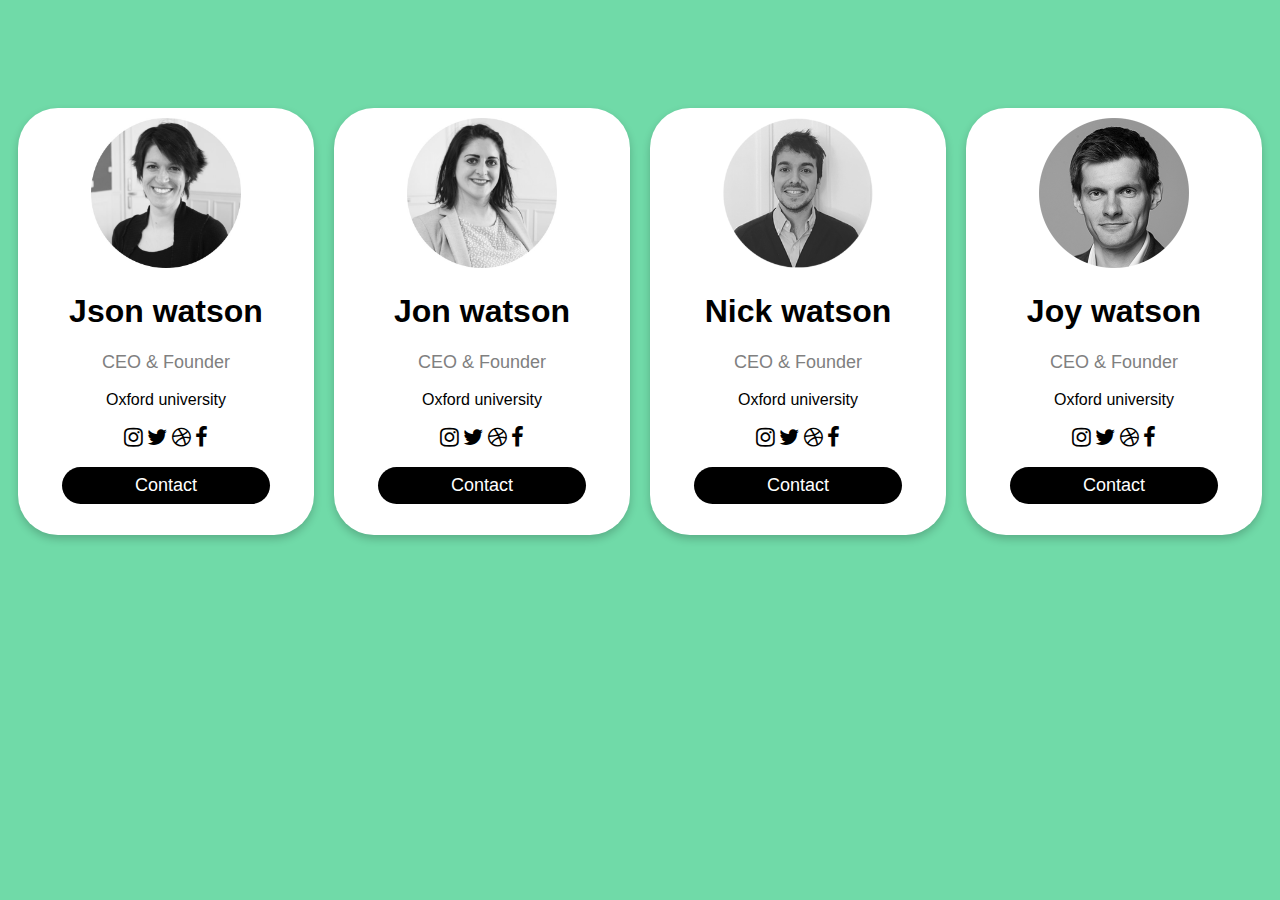
<file: AT5/index.html>
<!DOCTYPE html>
<html lang="pt-br">
<head>
    <meta charset="UTF-8">
    <meta http-equiv="X-UA-Compatible" content="IE=edge">
    <meta name="viewport" content="width=device-width, initial-scale=1.0">
    <title>Document</title>
    <link rel="stylesheet" href="style.css">
    <link rel="stylesheet" href="https://cdnjs.cloudflare.com/ajax/libs/font-awesome/4.7.0/css/font-awesome.min.css">
</head>
<body>
    <div class="row">
        <div class="column">
            <div class="card">
                <img src="images/1.jpg" style="width: 150px; height: auto; padding-top: 10px">
                <h1>Json watson</h1>
                <p class="title">CEO & Founder</p>
                <p>Oxford university</p>
                <a href="#"><i class="fa fa-instagram"></i></a>
                <a href="#"><i class="fa fa-twitter"></i></a>
                <a href="#"><i class="fa fa-dribbble"></i></a>
                <a href="#"><i class="fa fa-facebook"></i></a>
                <p><button>Contact</button></p>
            </div>
        </div>
        <div class="column">
            <div class="card">
                <img src="images/3.jpg" style="width: 150px; height: auto; padding-top: 10px">
                <h1>Jon watson</h1>
                <p class="title">CEO & Founder</p>
                <p>Oxford university</p>
                <a href="#"><i class="fa fa-instagram"></i></a>
                <a href="#"><i class="fa fa-twitter"></i></a>
                <a href="#"><i class="fa fa-dribbble"></i></a>
                <a href="#"><i class="fa fa-facebook"></i></a>
                <p><button>Contact</button></p>
            </div>
        </div>
        <div class="column">
            <div class="card">
                <img src="images/2.png" style="width: 150px; height: auto; padding-top: 10px">
                <h1>Nick watson</h1>
                <p class="title">CEO & Founder</p>
                <p>Oxford university</p>
                <a href="#"><i class="fa fa-instagram"></i></a>
                <a href="#"><i class="fa fa-twitter"></i></a>
                <a href="#"><i class="fa fa-dribbble"></i></a>
                <a href="#"><i class="fa fa-facebook"></i></a>
                <p><button>Contact</button></p>
            </div>
        </div>
        <div class="column">
            <div class="card">
                <img src="images/4.png" style="width: 150px; height: auto; padding-top: 10px">
                <h1>Joy watson</h1>
                <p class="title">CEO & Founder</p>
                <p>Oxford university</p>
                <a href="#"><i class="fa fa-instagram"></i></a>
                <a href="#"><i class="fa fa-twitter"></i></a>
                <a href="#"><i class="fa fa-dribbble"></i></a>
                <a href="#"><i class="fa fa-facebook"></i></a>
                <p><button>Contact</button></p>
            </div>
        </div>
    </div>
</body>
</html>
</file>
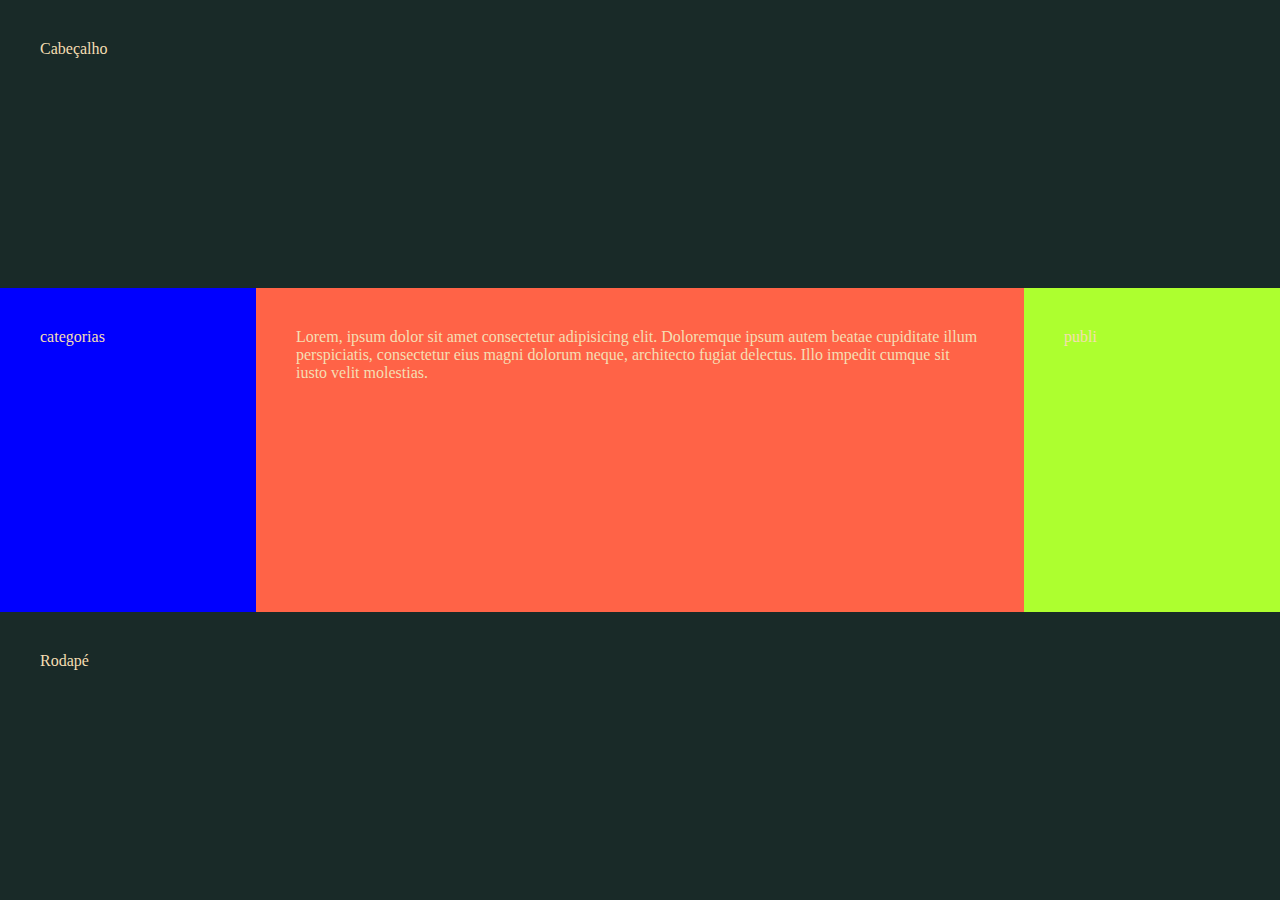
<file: layoutflex/attflexbox1/index.html>
<!DOCTYPE html>
<html lang="en">
<head>
    <meta charset="UTF-8">
    <meta name="viewport" content="width=device-width, initial-scale=1.0">
    <title>Layout</title>
    <link rel="stylesheet" href="style.css">
</head>
<body>
    <div class="wrapper">
        <header>Cabeçalho</header>
        <aside class="nav">categorias</aside>
        <article class="content">
          Lorem, ipsum dolor sit amet consectetur adipisicing elit. Doloremque  
          ipsum autem beatae cupiditate illum perspiciatis, consectetur eius magni 
          dolorum neque, architecto fugiat delectus. Illo impedit cumque sit iusto 
          velit molestias.
        </article>
        <aside class="banner">
          publi
        </aside>
        <footer>
            Rodapé
        </footer>
    </div>
</body>
</html>
</file>
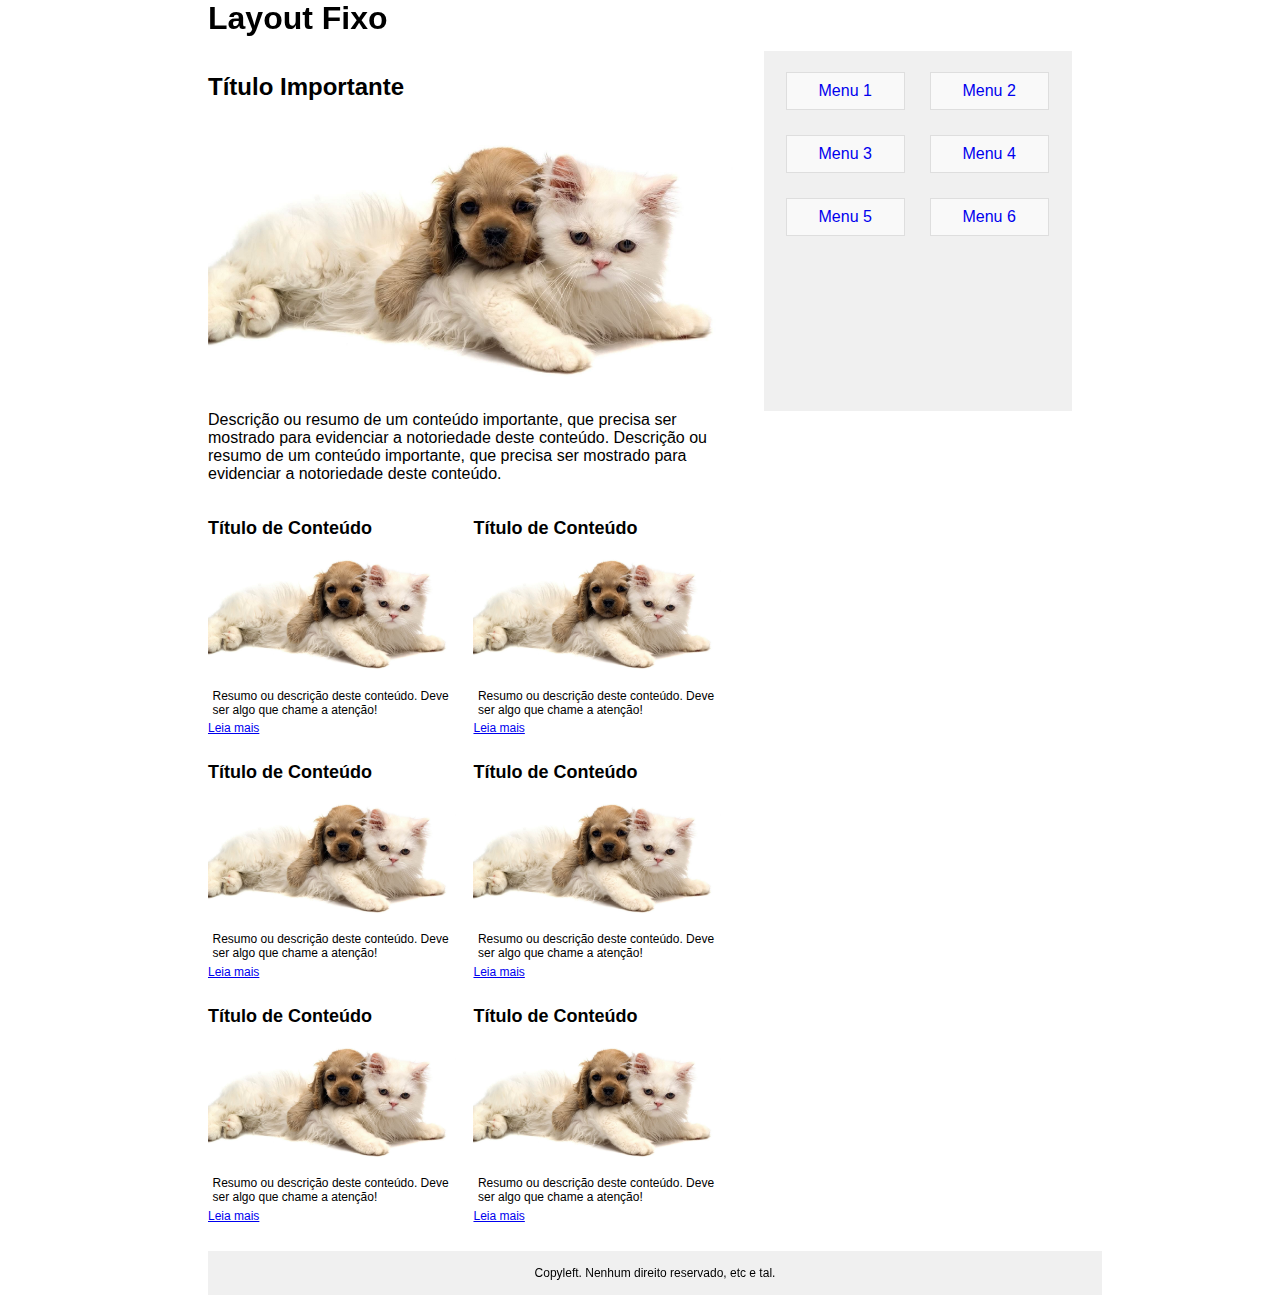
<file: layoutfixo/layoutfixo.html>
<!DOCTYPE html>
<html>

<head>
    <meta charset="UTF-8">
    <title>Layout Fixo</title>
    <link href="style.css" rel="stylesheet" />
</head>

<body>
    <div class="container">
        <header class="header">
            <h1>
                Layout Fixo
            </h1>
        </header>

        <div class="content">
            <div class="content-main">
                <article class="hero" id="heroarticle">
                    <h2>
                        Título Importante
                    </h2>
                    <img class="gacho" src="img/img.jpg" alt="Cachorro gato">
                    <p class="brief">
                        Descrição ou resumo de um conteúdo importante, que precisa ser mostrado para evidenciar a
                        notoriedade deste conteúdo. Descrição ou resumo de um conteúdo importante, que precisa ser
                        mostrado para evidenciar a notoriedade deste conteúdo.
                    </p>
                </article>

                <div class="last-contents">
                    <article class="last-content-call">
                        <h2 class="secondary-title">
                            Título de Conteúdo
                        </h2>
                        <img class="gacho" src="img/img.jpg" alt="Cachorro gato">
                        <p class="brief">
                            Resumo ou descrição deste conteúdo. Deve ser algo que chame a atenção!
                        </p>

                        <a href="#">Leia mais</a>
                    </article>

                    <article class="last-content-call">
                        <h2 class="secondary-title">
                            Título de Conteúdo
                        </h2>
                        <img class="gacho" src="img/img.jpg" alt="Cachorro gato">
                        <p class="brief">
                            Resumo ou descrição deste conteúdo. Deve ser algo que chame a atenção!
                        </p>

                        <a href="#">Leia mais</a>
                    </article>

                    <article class="last-content-call">
                        <h2 class="secondary-title">
                            Título de Conteúdo
                        </h2>
                        <img class="gacho" src="img/img.jpg" alt="Cachorro gato">
                        <p class="brief">
                            Resumo ou descrição deste conteúdo. Deve ser algo que chame a atenção!
                        </p>

                        <a href="#">Leia mais</a>
                    </article>

                    <article class="last-content-call">
                        <h2 class="secondary-title">
                            Título de Conteúdo
                        </h2>
                        <img class="gacho" src="img/img.jpg" alt="Cachorro gato">
                        <p class="brief">
                            Resumo ou descrição deste conteúdo. Deve ser algo que chame a atenção!
                        </p>

                        <a href="#">Leia mais</a>
                    </article>

                    <article class="last-content-call">
                        <h2 class="secondary-title">
                            Título de Conteúdo
                        </h2>
                        <img class="gacho" src="img/img.jpg" alt="Cachorro gato">
                        <p class="brief">
                            Resumo ou descrição deste conteúdo. Deve ser algo que chame a atenção!
                        </p>

                        <a href="#">Leia mais</a>
                    </article>

                    <article class="last-content-call">
                        <h2 class="secondary-title">
                            Título de Conteúdo
                        </h2>
                        <img class="gacho" src="img/img.jpg" alt="Cachorro gato">
                        <p class="brief">
                            Resumo ou descrição deste conteúdo. Deve ser algo que chame a atenção!
                        </p>

                        <a href="#">Leia mais</a>
                    </article>
                </div>
            </div>
            <aside class="content-sidebar">
                <nav class="main-nav">
                    <ul>
                        <li><a href="#">Menu 1</a></li>
                        <li><a href="#">Menu 2</a></li>
                        <li><a href="#">Menu 3</a></li>
                        <li><a href="#">Menu 4</a></li>
                        <li><a href="#">Menu 5</a></li>
                        <li><a href="#">Menu 6</a></li>
                    </ul>
                </nav>
                <iframe width="1118" height="724" class="crab" src="https://www.youtube.com/embed/LDU_Txk06tM"
                    title="Noisestorm - Crab Rave [Monstercat Release]" frameborder="0"
                    allow="accelerometer; autoplay; clipboard-write; encrypted-media; gyroscope; picture-in-picture; web-share"
                    allowfullscreen></iframe>
            </aside>
        </div>

        <footer class="main-footer">
            Copyleft. Nenhum direito reservado, etc e tal.
        </footer>
    </div>
</body>

</html>
</file>
<file: AT5/style.css>
*{
    box-sizing: border-box;
}

body{
    font-family: Arial, Helvetica, sans-serif;
    background-color: #70daa8;
}

.column{
    width: 25%;
    float: left;
    padding: 100px 10px;
}

.row:after{
    content:"";
    display: table;
    clear: both;
}

@media screen and (max-width: 600px){
    .column{
        width: 100%;
        display: block;
        margin-bottom: 20px;
    }
}

.card{
    box-shadow: 0 4px 8px 0 rgba(0,0,0,0.2);
    max-width: 300px;
    text-align: center;
    margin: auto;
    background-color: #fff;
    border-radius: 40px;
    padding-bottom: 15px;
}

.title{
    color: gray;
    font-size: 18px;
}

button{
    border: none;
    padding: 8px;
    display: inline-block;
    color: #fff;
    background-color: #000;
    cursor: pointer;
    width: 70%;
    border-radius: 20px;
    font-size: 18px;
    text-aligh: center;
}

a{
    text-decoration: none;
    font-size: 22px;
    color: #000;
}

a:hover, button:hover{
    opacity: 0.6;
}
</file>
<file: layoutflex/attflexbox1/style.css>
* {
    padding: 0;
    margin: 0;
    border: 0;
    box-sizing: border-box;
}

.wrapper {
    color: wheat;
    display: flex;
    flex-direction: column;
    height: 100vh;
}

.wrapper > * {
    padding: 2.5rem;
}

header, footer {
    background-color: #192a28;
}

.nav {
    background-color: blue;
}

article {
    background-color: tomato;
}

.banner {
    background-color: greenyellow;
    order: 1;
}

footer {
    order: 1;
}

@media screen and (min-width: 1024px) {
    .wrapper {
        flex-direction: row;
        flex-wrap: wrap;
    }

    header, footer {
        flex: 1 0 100%
    }

    .nav, .banner {
        order: 0;
        flex: 1 0 20%;
    }

    article {
        flex: 1 0 60%;
    }
}
</file>
<file: layoutfixo/style.css>
* {
    margin: 0;
    padding: 0;
}

html {
    font-family: Arial, Helvetica, sans-serif;
}

.container {
    margin: 0 auto;
    width: 67.5%;
}

h1 {
    font-size: 2em;
}

.brief {
    margin: 5px 0;
}

.content {
    margin: 1.5625% 0;
}

.content-main {
    float: left;
    width: 61.7708%;
}

.hero {
    margin: 4.2158% 0;
}

.brief {
    margin: 1% 0;
}

.last-contents {
    font-size: 0.75em;
}

.last-content-call {
    float: left;
    margin: 2.5295% 2.5295% 2.5295% 0;
    width: 47.2175%;
}

.last-content-call .secondary-title {
    margin-bottom: 0;
}

.last-content-call .brief {
    margin: 1.7857%;
}

.content-sidebar {
    background-color: #F0F0F0;
    float: right;
    padding: 1.0416%;
    width: 33.5416%;
}

.main-nav ul {
    list-style-type: none;
}

.main-nav li {
    background-color: #F9F9F9;
    float: left;
    margin: 4.6583%;
    outline: 1px solid #DEDEDE;
    text-align: center;
    width: 40.3726%;
}

.main-nav a {
    display: block;
    padding: 7.6923%;
    text-decoration: none;
}

.main-footer {
    background-color: #F0F0F0;
    clear: both;
    float: left;
    font-size: 12px;
    margin: 15px 0;
    padding: 15px;
    text-align: center;
    width: 100%;
}

.gacho {
    max-width: 100%;
}

.crab {
    height: auto;
    max-width: 100%;
}

@media all and (max-width: 320px) {
    .main-nav li {
      float: none;
      width: auto;
    }
}
@media all and (max-width: 640px) {
    .content-main {
        float: none;
        width: 100%;
    }
     .last-content-call {
        float: none;
        width: auto;
     }
    .content-sidebar {
        float: none;
        width: auto;
    }
}

gacho, iframe, object, embed, crab {
    max-width: 100%;
    height: auto;
}
</file>
